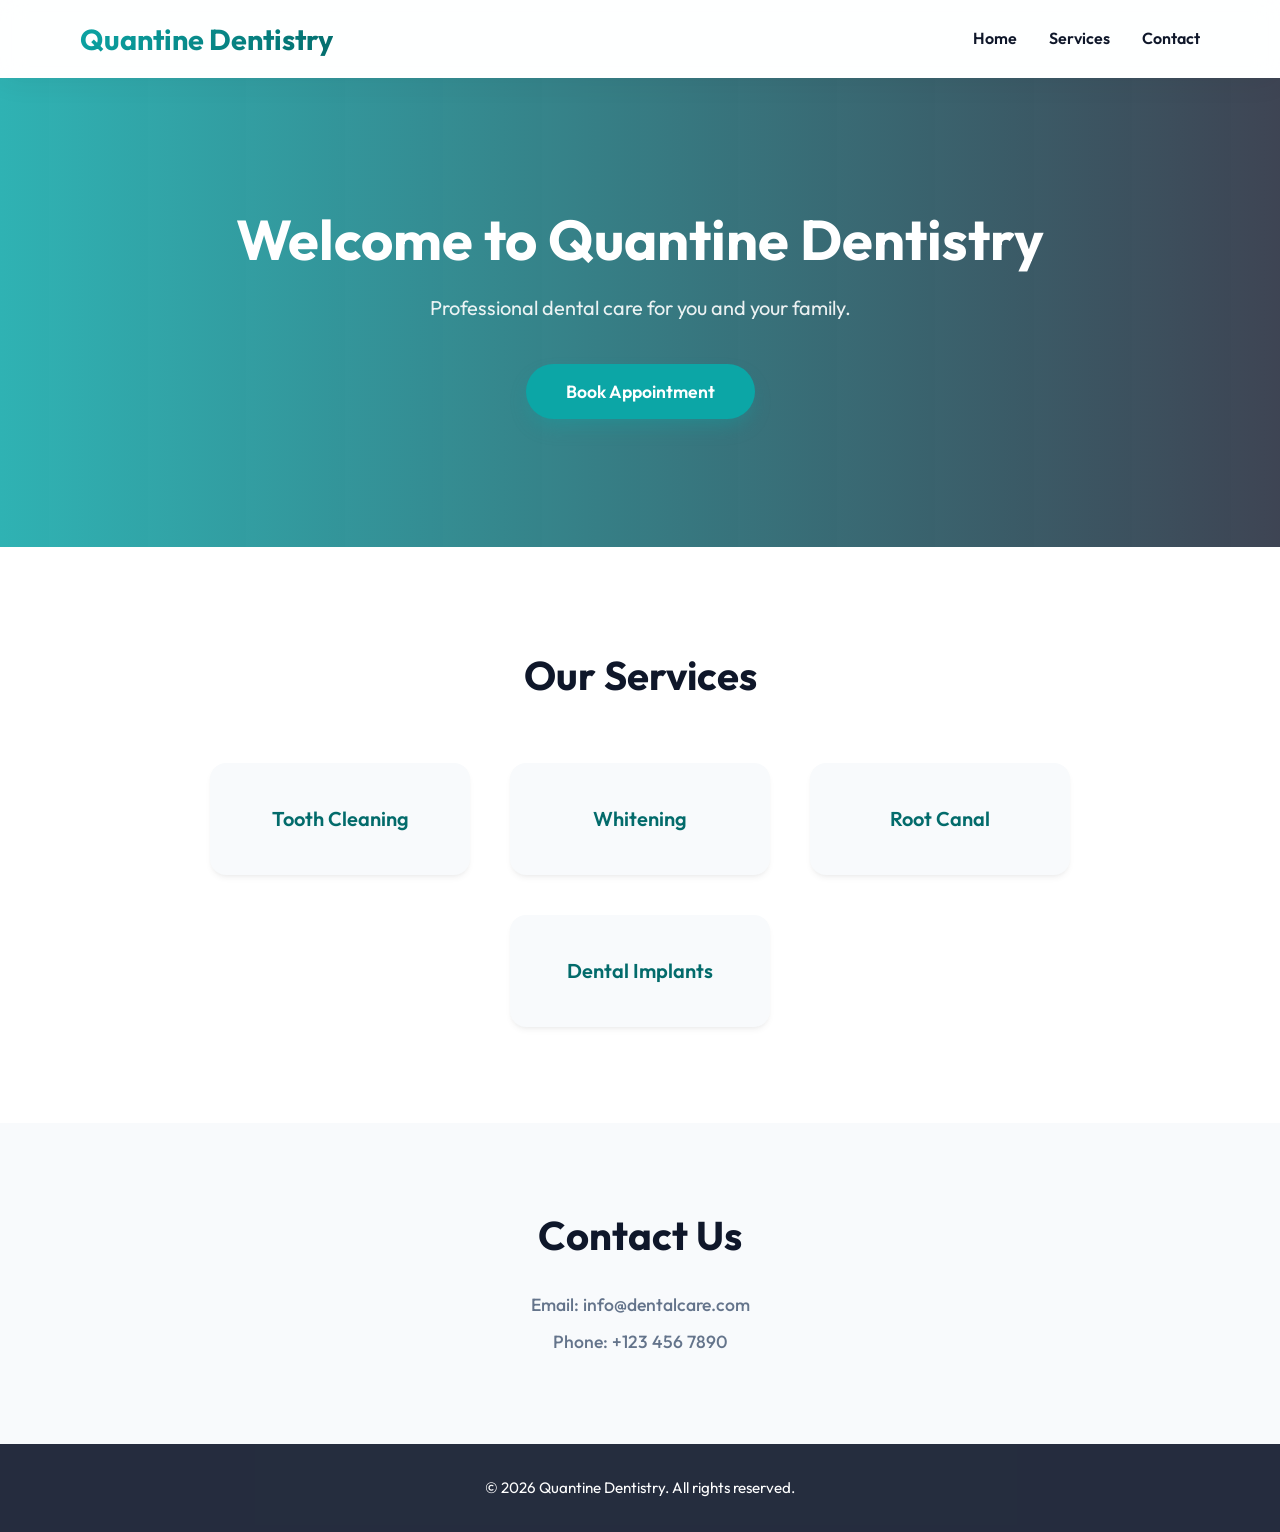
<file: index.html>
<!DOCTYPE html>
<html lang="en">

<head>
  <meta charset="UTF-8" />
  <meta name="viewport" content="width=device-width, initial-scale=1.0" />
  <meta name="description"
    content="Professional dental care serving families with cleaning, whitening, root canals, and implants." />
  <title>Quantine Dental Care Clinic</title>
  <meta name="keywords" content="dental clinic, dentist, teeth cleaning, whitening, root canal, dental implants, Quantine Dentistry">
<meta name="robots" content="index, follow">
<meta property="og:title" content="Quantine Dental Care Clinic">
<meta property="og:description" content="Professional dental care serving families with cleaning, whitening, root canals, and implants.">
<meta property="og:url" content="https://quantine-dentistry.github.io/Quantine-Dentistry/">
  <link rel="preconnect" href="https://fonts.googleapis.com">
  <link rel="preconnect" href="https://fonts.gstatic.com" crossorigin>
  <link href="https://fonts.googleapis.com/css2?family=Outfit:wght@300;400;600;700&display=swap" rel="stylesheet">
  <link rel="stylesheet" href="style.css" />
</head>

<body>
  <header>
    <div class="container">
      <h1>Quantine Dentistry</h1>
      <nav>
        <a href="#home">Home</a>
        <a href="#services">Services</a>
        <a href="#contact">Contact</a>
      </nav>
    </div>
  </header>

  <main>
    <section id="home" class="hero">
      <div class="container">
        <h2>Welcome to Quantine Dentistry</h2>
        <p>Professional dental care for you and your family.</p>
        <button id="appointBtn">Book Appointment</button>
      </div>
    </section>

    <section id="services" class="services">
      <div class="container">
        <h2>Our Services</h2>
        <ul>
          <li>Tooth Cleaning</li>
          <li>Whitening</li>
          <li>Root Canal</li>
          <li>Dental Implants</li>
        </ul>
      </div>
    </section>

    <section id="contact" class="contact">
      <div class="container">
        <h2>Contact Us</h2>
        <p>Email: info@dentalcare.com</p>
        <p>Phone: +123 456 7890</p>
      </div>
    </section>
  </main>

  <footer>
    <div class="container">
      <p>&copy; 2026 Quantine Dentistry. All rights reserved.</p>
    </div>
  </footer>

  <script src="script.js"></script>
</body>

</html>
</file>
<file: style.css>
:root {
  --primary: #0ca6a6;
  --secondary: #036b6b;
  --dark: #0f172a;
  --light: #f8fafc;
  --white: #ffffff;
  --gray: #64748b;
  --font-family: 'Outfit', sans-serif;
}

html {
  scroll-behavior: smooth;
}

*, *::before, *::after {
  margin: 0;
  padding: 0;
  box-sizing: border-box;
}

body {
  font-family: var(--font-family);
  color: var(--dark);
  background-color: var(--light);
  line-height: 1.6;
}

.container {
  width: 90%;
  max-width: 1200px;
  margin: auto;
  padding: 0 1rem;
}

/* Header & Glassmorphism Navigation */
header {
  background: rgba(255, 255, 255, 0.85);
  backdrop-filter: blur(12px);
  -webkit-backdrop-filter: blur(12px);
  position: sticky;
  top: 0;
  z-index: 1000;
  box-shadow: 0 4px 30px rgba(0, 0, 0, 0.05);
  padding: 1rem 0;
  transition: all 0.3s ease;
}

header .container {
  display: flex;
  justify-content: space-between;
  align-items: center;
  flex-wrap: wrap; /* Helps on mobile */
  gap: 1rem;
}

header h1 {
  font-size: 1.8rem;
  font-weight: 700;
  background: linear-gradient(135deg, var(--primary), var(--secondary));
  -webkit-background-clip: text;
  -webkit-text-fill-color: transparent;
}

nav {
  display: flex;
  align-items: center;
  gap: 2rem;
}

nav a {
  color: var(--dark);
  text-decoration: none;
  font-weight: 600;
  position: relative;
  transition: color 0.3s ease;
}

nav a::after {
  content: '';
  position: absolute;
  width: 0%;
  height: 2px;
  bottom: -4px;
  left: 0;
  background-color: var(--primary);
  transition: width 0.3s ease;
}

nav a:hover {
  color: var(--primary);
}

nav a:hover::after {
  width: 100%;
}

/* Hero Section */
.hero {
  /* Using a subtle gradient overlay over the photo for premium aesthetic */
  background: linear-gradient(to right, rgba(12, 166, 166, 0.85), rgba(15, 23, 42, 0.8)),
              url("https://images.unsplash.com/photo-1611782587797-5f5e2f541333") center / cover no-repeat;
  color: var(--white);
  padding: 8rem 1rem;
  text-align: center;
  position: relative;
  overflow: hidden;
}

.hero h2 {
  font-size: 3.5rem;
  font-weight: 700;
  margin-bottom: 1.2rem;
  line-height: 1.2;
}

.hero p {
  font-size: 1.25rem;
  margin-bottom: 2.5rem;
  opacity: 0.9;
  max-width: 600px;
  margin-inline: auto;
}

#appointBtn {
  background: var(--primary);
  color: var(--white);
  border: none;
  padding: 1rem 2.5rem;
  font-size: 1.1rem;
  font-weight: 600;
  font-family: var(--font-family);
  border-radius: 50px;
  cursor: pointer;
  box-shadow: 0 10px 20px -5px rgba(12, 166, 166, 0.4);
  transition: all 0.3s cubic-bezier(0.25, 0.8, 0.25, 1);
}

#appointBtn:hover {
  background: var(--secondary);
  transform: translateY(-4px);
  box-shadow: 0 15px 25px -5px rgba(12, 166, 166, 0.6);
}

/* Services */
.services {
  padding: 6rem 0;
  background-color: var(--white);
}

.services h2 {
  text-align: center;
  margin-bottom: 3.5rem;
  font-size: 2.5rem;
  color: var(--dark);
}

.services ul {
  list-style: none;
  display: flex;
  flex-wrap: wrap;
  justify-content: center;
  gap: 2.5rem;
}

.services li {
  background: var(--light);
  padding: 2.5rem 1.5rem;
  border-radius: 16px;
  width: 260px;
  text-align: center;
  font-size: 1.25rem;
  font-weight: 600;
  color: var(--secondary);
  box-shadow: 0 4px 6px -1px rgba(0, 0, 0, 0.05), 0 2px 4px -2px rgba(0, 0, 0, 0.05);
  transition: all 0.3s ease;
}

.services li:hover {
  transform: translateY(-10px);
  box-shadow: 0 20px 25px -5px rgba(0, 0, 0, 0.1), 0 8px 10px -6px rgba(0, 0, 0, 0.1);
  color: var(--primary);
}

/* Contact */
.contact {
  padding: 5rem 0;
  background-color: var(--light);
  text-align: center;
}

.contact h2 {
  margin-bottom: 1.5rem;
  font-size: 2.5rem;
  color: var(--dark);
}

.contact p {
  font-size: 1.1rem;
  color: var(--gray);
  margin-bottom: 0.5rem;
  font-weight: 500;
}

/* Footer */
footer {
  background-color: var(--dark);
  color: var(--white);
  padding: 2rem 0;
  text-align: center;
  font-size: 0.95rem;
  opacity: 0.9;
}

/* Responsive Overrides */
@media (max-width: 768px) {
  header .container {
    flex-direction: column;
    padding: 1rem 0;
  }
  
  nav {
    flex-wrap: wrap;
    justify-content: center;
    gap: 1.5rem;
  }
  
  .hero h2 {
    font-size: 2.5rem;
  }
  
  .hero {
    padding: 6rem 1rem;
  }
}
</file>
